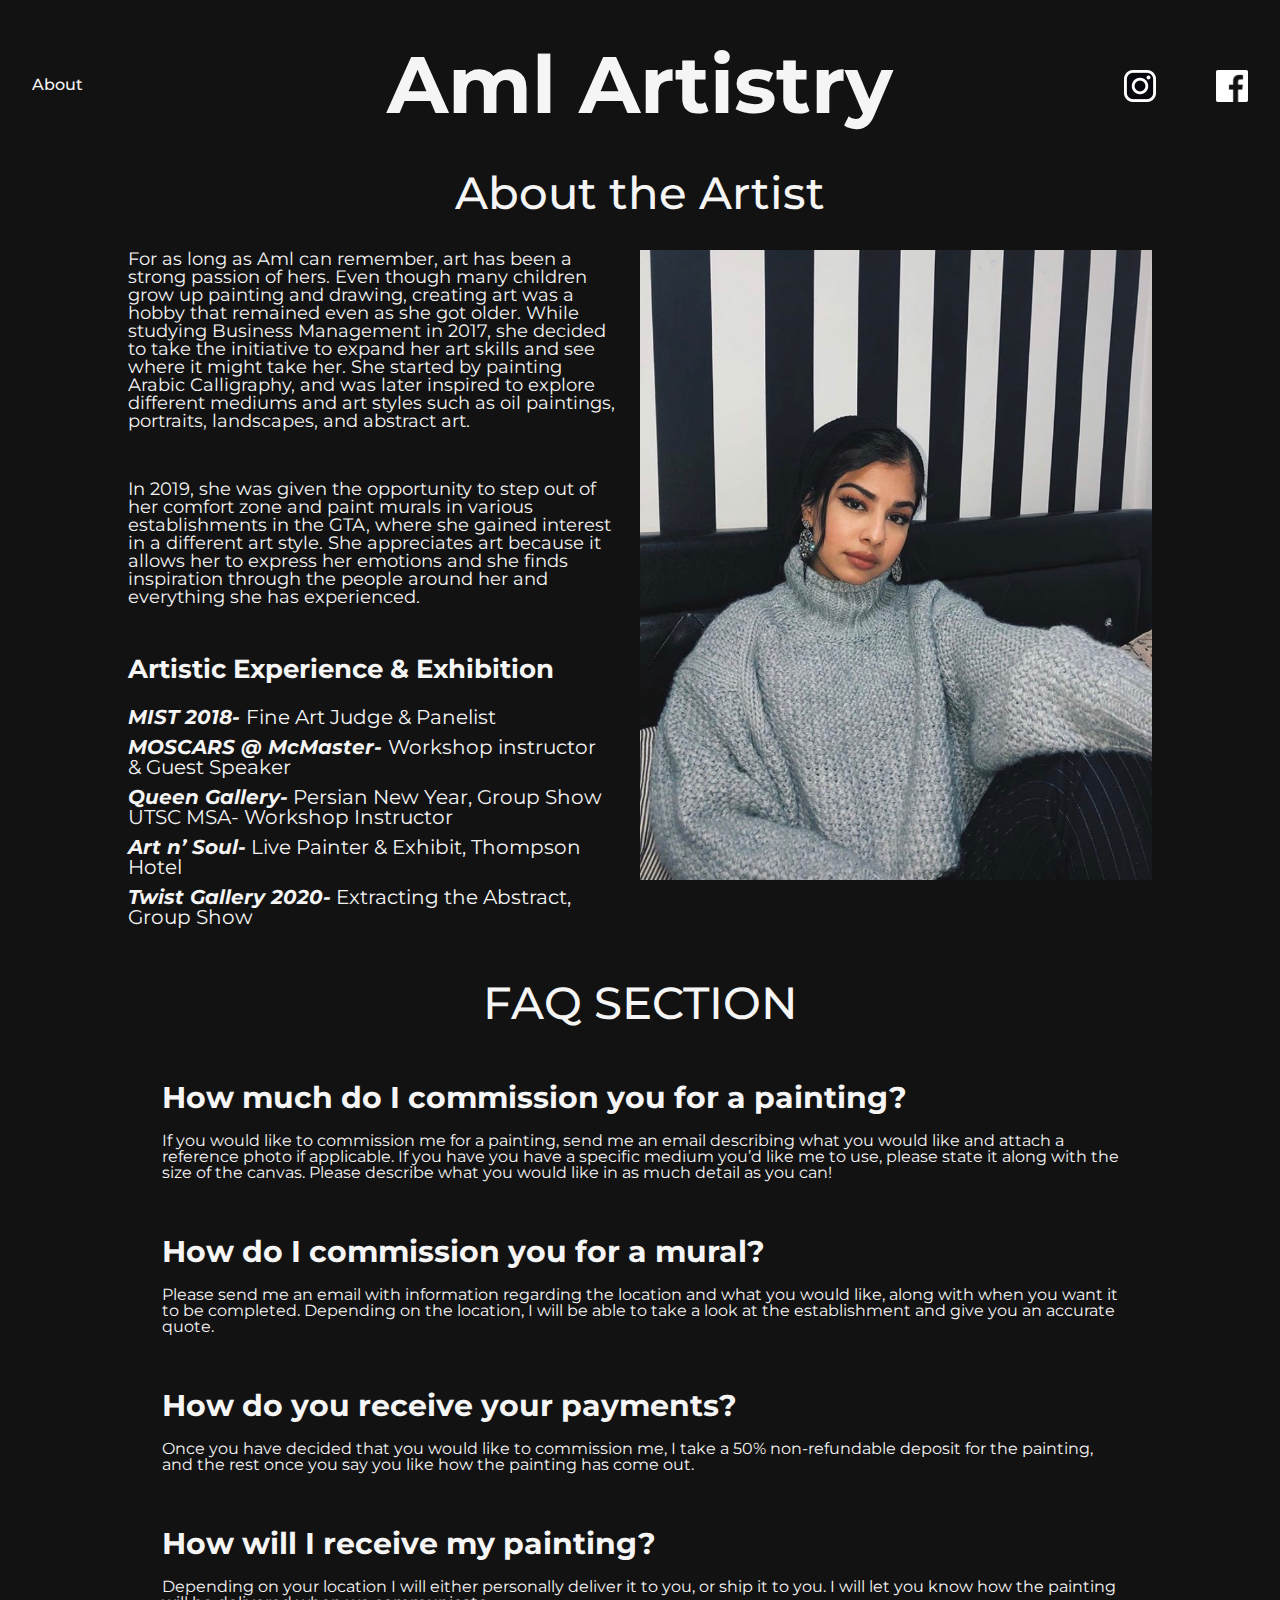
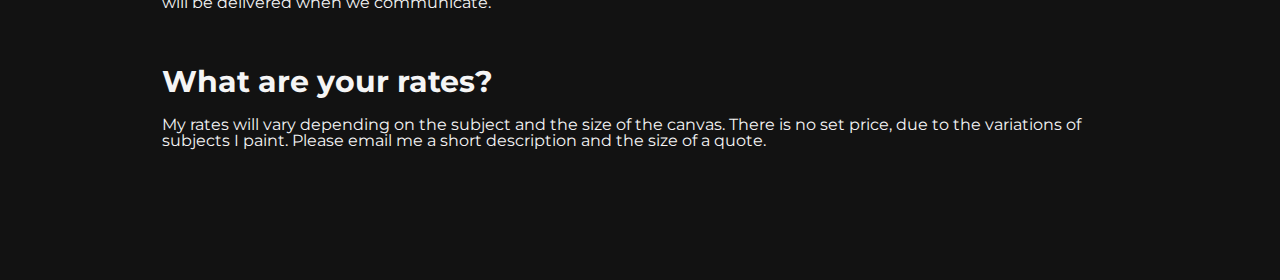
<file: about.html>
<!DOCTYPE html>
<html>

<head>
    <title>About - Aml Artistry</title>
    <link href="css/reset.css" rel="stylesheet" type="text/css">
    <link href="css/style.css" rel="stylesheet" type="text/css">
    <!--    <meta name="viewport" content="width=device-width, initial-scale=1">-->

</head>

<body>
    <div id="navBarContainer">
        <div id="navBar">
            <div id="leftNavSection">
                <!--left half of navbar. houses Gallery, About, Contact-->
                <ul>
                    <li>
                        <a href="about.html">
                            <h2>About</h2>
                        </a>
                    </li>
                    <!--
                    <li>
                        <a href="contact.html">
                            <h2>Contact</h2>
                        </a>
                    </li>
-->
                </ul>
            </div>
            <div id="rightNavSection">
                <!--right half of navbar. houses icons - instagram and email-->
                <ul>
                    <li>
                        <a>
                            <img class="navImage" src="resources/InstagramLogoDark.png" width=32px>
                            <!--instagram logo-->
                        </a>
                    </li>
                    <li>
                        <a>
                            <img class="navImage" src="resources/fb_dark.png" width=32px>

                        </a>
                    </li>
                </ul>
            </div>
        </div>

        <div id="menuButton">
            <div id="burger" onclick="animateMenuBar(this)">
                <div class="burgerLine b1"></div>
                <div class="burgerLine b2"></div>
                <div class="burgerLine b3"></div>
            </div>
        </div>
        <div id="headerText">
            <h1><a href="index.html">Aml Artistry</a></h1>
        </div>
    </div>
    <div id="aboutMeHeader">
        <h2>About the Artist</h2>
    </div>
    <div id="aboutMeContainer">
        <div id="left">
            <p>For as long as Aml can remember, art has been a strong
                passion of hers. Even though many children grow up painting
                and drawing, creating art was a hobby that remained even
                as she got older. While studying Business Management in
                2017, she decided to take the initiative to expand her art skills
                and see where it might take her. She started by painting Arabic
                Calligraphy, and was later inspired to explore different mediums
                and art styles such as oil paintings, portraits, landscapes, and
                abstract art. </p>

            <p> In 2019, she was given the opportunity to step out of her
                comfort zone and paint murals in various establishments in
                the GTA, where she gained interest in a different art style.
                She appreciates art because it allows her to express her
                emotions and she finds inspiration through the people around
                her and everything she has experienced.
            </p>

            <div id="artisticInfo">
                <h1>Artistic Experience &amp; Exhibition</h1>
                <ul>
                    <li>
                        <h2><span class="emphasize">MIST 2018- </span>Fine Art Judge &amp; Panelist</h2>
                    </li>
                    <li>
                        <h2><span class="emphasize"> MOSCARS @ McMaster- </span>Workshop instructor &amp; Guest Speaker
                        </h2>
                    </li>
                    <li>
                        <h2> <span class="emphasize">Queen Gallery-</span> Persian New Year, Group Show
                            UTSC MSA- Workshop Instructor</h2>
                    </li>
                    <li>
                        <h2> <span class="emphasize">Art n’ Soul-</span> Live Painter &amp; Exhibit, Thompson Hotel
                        </h2>
                    </li>
                    <li>
                        <h2><span class="emphasize">Twist Gallery 2020-</span> Extracting the Abstract, Group Show</h2>

                    </li>
                </ul>
            </div>
        </div>
        <div id="right" style="background-image: url(resources/amlsultana.jpeg); background-position: center; background-size: cover">
            <!--            <img class="aboutMeImage" src="resources/amlsultana.jpeg">-->
        </div>
    </div>
    <div id="FAQ">
        <h2>FAQ SECTION</h2>

        <ul>
            <li>
                <h3>How much do I commission you for a painting?</h3>
                <p>If you would like to commission me for a painting, send me an email describing what you would like
                    and attach a reference photo if applicable. If you have you have a specific medium you’d like me to use,
                    please state it along with the size of the canvas. Please describe what you would like in as much detail
                    as you can!
                </p>
            </li>
            <li>
                <h3>How do I commission you for a mural?</h3>
                <p>Please send me an email with information regarding the location and what you would like,
                    along with when you want it to be completed. Depending on the location, I will be able to
                    take a look at the establishment and give you an accurate quote.
                </p>
            </li>
            <li>
                <h3>How do you receive your payments?</h3>
                <p>Once you have decided that you would like to commission me, I take a 50%
                    non-refundable deposit for the painting, and the rest once you say you like
                    how the painting has come out.
                </p>
            </li>
            <li>
                <h3>How will I receive my painting?</h3>
                <p>Depending on your location I will either personally deliver it to you, or ship it to you.
                    I will let you know how the painting will be delivered when we communicate.
                </p>
            </li>
            <li>
                <h3>What are your rates?</h3>
                <p>My rates will vary depending on the subject and the size of the canvas. There
                    is no set price, due to the variations of subjects I paint. Please email
                    me a short description and the size of a quote.
                </p>
            </li>
        </ul>
    </div>
    <script src="script/script.js"></script>

</body></html>
</file>
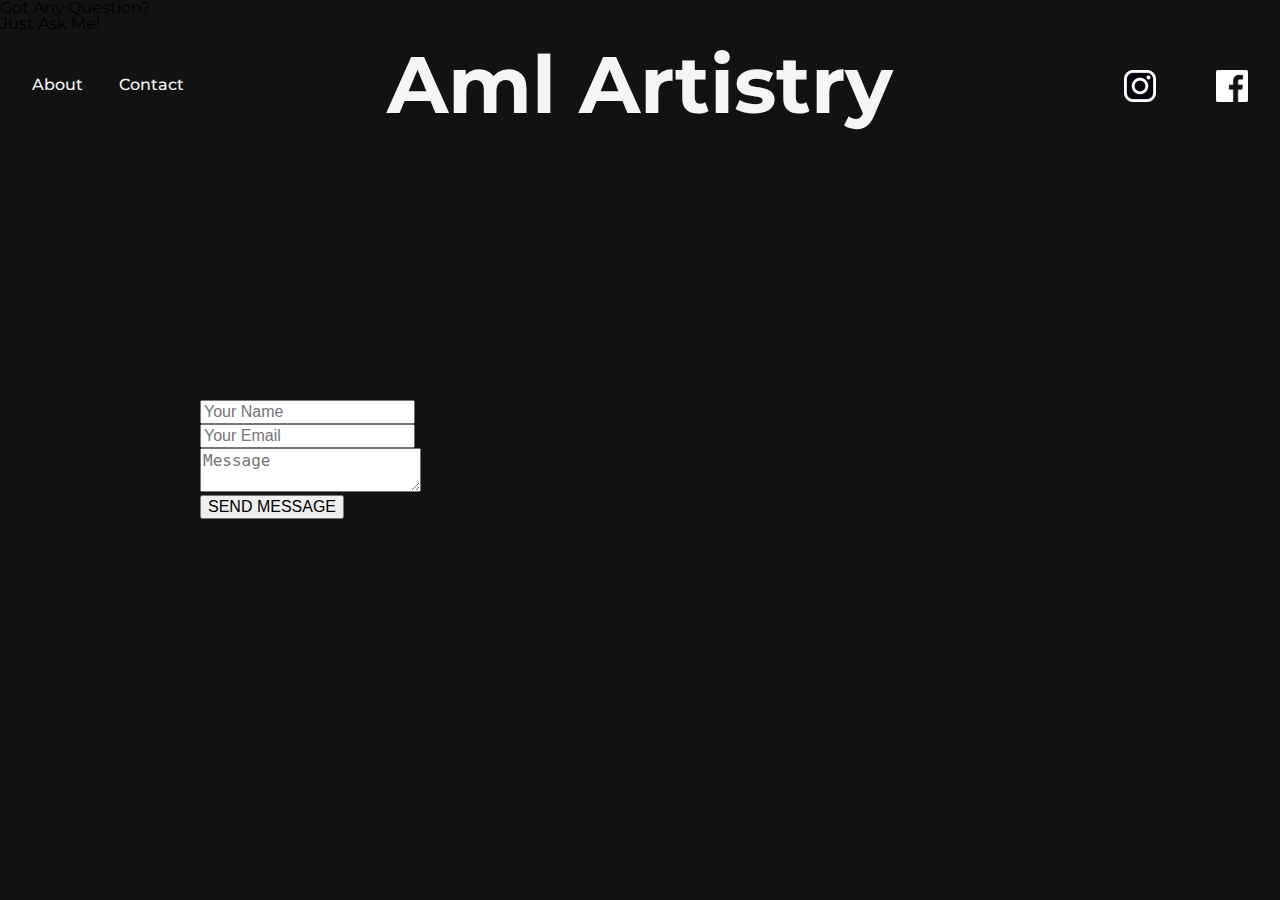
<file: contact.html>
<!DOCTYPE html>
<html>

<head>
    <title>Contact - Aml Artistry</title>
    <link href="css/reset.css" rel="stylesheet" type="text/css">
    <link href="css/style.css" rel="stylesheet" type="text/css">
</head>

<body>
    <div id="navBarContainer">
        <div id="navBar">
            <div id="leftNavSection">
                <!--left half of navbar. houses Gallery, About, Contact-->
                <ul>

                    <li>
                        <a href="about.html">
                            <h2>About</h2>
                        </a>
                    </li>
                    <li>
                        <a href="contact.html">
                            <h2>Contact</h2>
                        </a>
                    </li>
                </ul>
            </div>
            <div id="rightNavSection">
                <!--right half of navbar. houses icons - instagram and email-->
                <ul>
                    <li>
                        <a>
                            <img class="navImage" src="resources/InstagramLogoDark.png" width=32px>
                            <!--instagram logo-->
                        </a>
                    </li>
                    <li>
                        <a>
                            <img class="navImage" src="resources/fb_dark.png" width=32px>

                        </a>
                    </li>
                </ul>
            </div>
        </div>

        <div id="menuButton">
            <div id="burger" onclick="animateMenuBar(this)">
                <div class="burgerLine b1"></div>
                <div class="burgerLine b2"></div>
                <div class="burgerLine b3"></div>
            </div>
        </div>
        <div id="headerText">
            <h1><a href="index.html">Aml Artistry</a></h1>
        </div>
    </div>
    <div class="cantact-title">
        <h1>Got Any Question?</h1>
        <h2>Just Ask Me!</h2>
    </div>

    <div class="contact-form">
        <form id="contact-form" method="post" action="contact-form-handler.php">
            <input name="name" type="text" class="form-control" placeholder="Your Name" required>
            <br>
            <input name="email" type="email" class="form-control" placeholder="Your Email" required><br>

            <textarea name="message" class="form-control" placeholder="Message" row="4" required></textarea><br>

            <input type="submit" class="form-control submit" value="SEND MESSAGE">

        </form>
    </div>
</body></html>
</file>
<file: css/style.css>
@import url('https://fonts.googleapis.com/css?family=Montserrat:400,500,700&display=swap');

* {
    box-sizing: border-box;
    font-size: 16px;
}

body {
    background-color: rgb(18, 18, 18);
    font-family: 'Montserrat', sans-serif;
}

#navBarContainer {
    /*houses navigation items and main text*/
    position: absolute;
    top: 0px;
    left: 0px;
    /*    background-color: rgb(15, 14, 22);*/
    /*    border: 2px solid red;*/
    width: 100%;
    height: 170px;
}

#navBar {
    /*    display: none;*/
    position: absolute;
    width: 95vw;
    height: 80px;
    /*    border: 2px solid blue;*/
    top: 50%;
    /*    margin-top: -40px;*/
    margin: -40px 2.5vw 0px 2.5vw;
    font-weight: 500;
}

#leftNavSection {
    float: left;
    /*    background-color: purple;*/

}

#rightNavSection {
    float: right;
    /*    background-color: red;*/

}

#leftNavSection,
#rightNavSection {
    width: 50%;
    height: 100%;
    /*    border:3px solid purple*/
}

#menuButton {
    display: none
}

#leftNavSection ul li {
    margin-top: 14px;
}

ul {
    list-style-type: none;
    margin: 0;
    padding: 0;

}

li {
    list-style-type: none;
    float: left;
    padding: 18px;
}

li:first-of-type {
    padding-left: 0;
}

a {
    display: block;
    color: whitesmoke;
    text-decoration-line: none;
    /*makes whole link area clickable, not just text*/
    /*    background-color: black;*/
    font-weight: 500;
}

a:hover {
    color: rgb(195, 195, 195);
    cursor: pointer
}

#rightNavSection ul {
    float: right;
}

#rightNavSection ul li {
    margin-top: 25px;
    padding: 0px 30px;
}

#leftNavSection ul li {
    color: whitesmoke;
}

#rightNavSection ul li:last-of-type {
    padding-right: 0;
}

#headerText {
    width: 600px;
    /*    border: 1px solid green;*/
    position: absolute;
    top: 50%;
    left: 50%;
    margin-left: -300px;
    margin-top: -40px;
}

#headerText a {
    font-size: 80px;
    text-align: center;
    font-weight: 700;
    color: whitesmoke;
    /*    color:black*/
    text-decoration-line: none;
}


#picturesContainer {
    margin: 160px auto 0px auto;
    display: flex;
    flex-direction: column;
    flex-wrap: wrap;
    justify-content: center;
    min-width: 750px;
    width: 95vw;
    max-width: 1920px;
    height: auto;
    /*    background-color: rgb(15, 14, 22)*/
}

#picture {
    max-width: 800px;
}

.pictureHeader {
    margin: 0px auto;
    /*    border: 1px solid red;*/
    width: 100%;
    color: whitesmoke;
    height: 80px;
}

.pictureHeader h2 {
    font-size: 40px;
    font-weight: bold;
    text-align: center;
}

#picture a img {
    display: inline;
    /*    max-width: 300px;*/
    height: 528px;
    padding: 20px;
}

#picture h3 {
    color: whitesmoke;
    text-align: center;
    font-weight: normal;
    padding-bottom: 20px;
}

.pictureSection {
    width: inherit;
    height: inherit;
    display: inherit;
    flex-direction: row;
    flex-wrap: wrap;
    justify-content: center;
}

.pictureSection:nth-of-type(2) {
    margin-top: 50px;
    margin-bottom: 25px;
}

#picture:nth-of-type(6) img,
#picture:nth-of-type(7) img,
#picture:nth-of-type(8) img,
#picture:nth-of-type(9) img {
    width: 600px;
}

#instagramPosts {
    width: 100%;
    display: inline-flex;
    align-content: center;
    justify-content: center;
    margin: 0px auto;
    /*    border: 10px solid yellow*/
}

#instagramPic {
    width: 33%;
    height: auto;
    margin: 0px auto;
    /*    border: 1px solid red;*/
}

#aboutMeContainer {
    margin: 250px auto 0px auto;
    width: 80vw;
    max-width: 1920px;
    height: 70vh;
    /*    border: 1px solid red;*/

}

#aboutMeHeader {
    width: 600px;
    /*    border: 1px solid green;*/
    position: absolute;
    top: 170px;
    left: 50%;
    margin-left: -300px;
    text-align: center;
    /*    margin-top: -40px;*/
}

#aboutMeHeader h2 {
    color: whitesmoke;
    font-size: 45px;
    font-weight: normal;
    font-weight: 500;
}

#left {
    float: left;
    /*    display: inline-block;*/
    width: 50%;
    height: 100%;
    /*        background-color: whitesmokesmoke;*/
}

#left p {
    font-weight: normal;
    color: whitesmoke;
    /*    margin-top: 50px;*/
    width: 100%;
    font-size: 18px;
    font-weight: 400;
    padding-right: 25px;

}

#left p:last-of-type {
    margin-top: 50px;
}

#right {
    /*    float: right;*/
    display: inline-block;
    width: 50%;
    height: 100%;
    /*    border: 1px solid red*/
    /*    background-color: aqua;*/
    /*
    background-image: image("amlsultana.jpeg");
    background-position: center;
    background-size: cover;
*/

}

#artisticInfo {
    width: 100%;
    margin-top: 50px;
    height: auto;
    /*    border: 5px solid blue;*/
    color: whitesmoke;
    padding-right: 25px;
}

#artisticInfo h1 {
    font-size: 26px;
    font-weight: bold;
}

#artisticInfo ul li {
    margin: 0px;
    padding: 5px 5px 5px 0px;
    font-size: 20px;
}

#artisticInfo ul li:first-of-type {
    margin-top: 20px;
}

.aboutMeImage {
    /*    display: inline;*/
    height: 100%;
    /*    padding-left: 25px;*/
    object-fit: cover
}

.emphasize {
    font-weight: bold;
    font-style: italic;
}

#FAQ {
    width: 100vw;
    height: 100vh;
    color: whitesmoke;
    margin: 100px auto 0px auto;
}

#FAQ ul li {
    margin: 0 0 0 144px;
    padding: 18px;
    max-width: 1000px;
    /*    display: inline;*/
}

#FAQ ul li p {
    padding: 20px 0px;
}

#FAQ h2 {
    font-size: 45px;
    margin: 40px auto;
    text-align: center;
    font-weight: 500;
}

#FAQ h3 {
    font-size: 30px;
    font-weight: 700;
}


.contact-form {
    position: absolute;
    top: 400px;
    left: 200px;
}

#contact-form {}
















































#randomPics picture {
    width: auto;
}


@media only screen and (min-width:2560px) {
    #picturesContainer {
        width: 75vw;
        /*        background-color: whitesmoke*/
    }

    #aboutMeContainer {}
}

@media only screen and (max-device-width:550px) {

    /*if total width of the device itself is less than 550px, this will activate. This doesn't care about the size of the browser. Therefore, resizing to an iphone screen with a browser will not work - only viewing on an iphone will activate this.*/

    /*    Mobile screens*/
    #navBarContainer {
        position: absolute;
        width: 100%;
        left: 0px;
        top: 0px;
    }

    #aboutMeContainer {
        width: 100%;
        height: 2050px;
        /*        background-color: white*/
    }

    #headerText h1 {
        font-size: 1.25rem;
        margin: 0px;
        left: 0px
    }

    #headerText h1 a {
        width: auto;
        /*        background-color: red;*/
    }

    #menuButton {
        display: block;
        float: right;
        z-index: 1000;
    }

    #menuButton h2 {
        font-size: 40px
    }

    #artisticInfo h1 {
        font-size: 40px;
    }

    #artisticInfo li h2 {
        font-size: 30px;
    }

    #navBar {
        display: none;
        position: absolute;
        top: 0;
        left: 0;
        margin: 0;
        width: 50%;
        height: 100vh;
        /*thank the lord*/
        background-color: rgb(15, 14, 22);
        z-index: 100;
        /*        border: 5px solid red;*/
    }

    #rightNavSection,
    #leftNavSection {
        /*        display: none;*/
        /*        border: 10px solid red;*/
        height: 200px;
        /*        display: inline-block;*/
        float: none;
    }

    #leftNavSection {
        margin: 100px 0px 0px 40px;
    }

    #leftNavSection ul li:first-of-type {
        padding-left: 18px;
    }

    #rightNavSection {
        margin-left: 30px
    }

    #rightNavSection ul,
    #leftNavSection ul {
        display: block;
        float: left;
        font-size: 60px;
        /*        background-color: black;*/
    }

    #leftNavSection ul li {
        margin: 0px;
        float: none;
        /*        border: 2px solid black;*/
        border-bottom: 2px solid black;
        color: whitesmoke;
    }

    #leftNavSection ul li a h2 {
        font-weight: bold;

    }

    #rightNavSection ul li a img {
        width: 64px;
    }

    #burger {
        /*    display: flex;*/
        /*		vertical centering*/
        /*        position: fixed;*/
        margin: 60px 70px 0px 0px;
        float: right;
        height: 64px;
        width: 96px;
        /*    margin: 10px 10px;*/
        /*        border: 1px solid red;*/
        z-index: 200;
    }

    .burgerLine {
        height: 15px;
        width: 100%;
        background-color: whitesmoke;
        /*        border: 1px solid red;*/
    }

    .burgerLine:nth-of-type(2) {
        margin: 7px 0px;
    }

    #picture {
        min-width: 60%;
        margin: 0px auto;
        /*        background-color: red;*/
        /*        border: 1px solid red;*/
        height: 600px;
    }

    #picture h3 {
        font-size: 2rem;
    }

    #picture a {
        margin: 0px auto
    }

    #picture a img {
        display: block;
        margin: 0px auto;
    }


    .pictureSection {
        /*        width: ;*/
    }

    .pictureSection:nth-of-type(2) {
        margin-top: 50px;
        margin-bottom: 50px;
    }

    #left {
        /*        width:100%;*/

        display: block;
        position: absolute;
        top: 1100px;
        width: 100%;
        height: auto;
        padding: 0 50px;
        margin-top: 0px;
    }

    #left p {
        font-size: 2.2rem;
    }

    #right {
        display: block;
        width: 90vw;
        height: 800px;
        padding: 0;
        text-align: center;
        margin: 0px auto;
    }

    .aboutMeImage {
        position: absolute;
        top: 12vh;
        left: 49px;
        margin: 0px auto;
        width: 90%;
        height: 25%;
        margin: 0px;
        padding: 0px;
    }


    #picturesContainer {
        width: 100%;
    }

    #FAQ {
        margin-top: 0px;
    }

    #FAQ h2 {
        font-size: 4.4rem;
        font-weight: 700;
    }

    #FAQ ul li {
        margin: 0px auto
    }

    #FAQ ul li h3 {
        font-size: 2rem;
    }

    #FAQ ul li p {
        font-size: 1.25rem;
    }
}

/*
@media only screen and (max-device-width:550px) {
    #left {
                width:100%;

        display: block;
        position: absolute;
        top: 60%;
        width: 100%;
        height: auto;
        padding: 0 50px;
        margin-top: 70px;
    }
}
*/

/*
@media only screen and (min-device-width:600px) {
    #navBar {
        display: none;
        position: absolute;
        width: 95vw;
        height: 80px;
        top: 50%;
        margin: -40px 2.5vw 0px 2.5vw;
        font-weight: 500;
    }
}
*/
</file>
